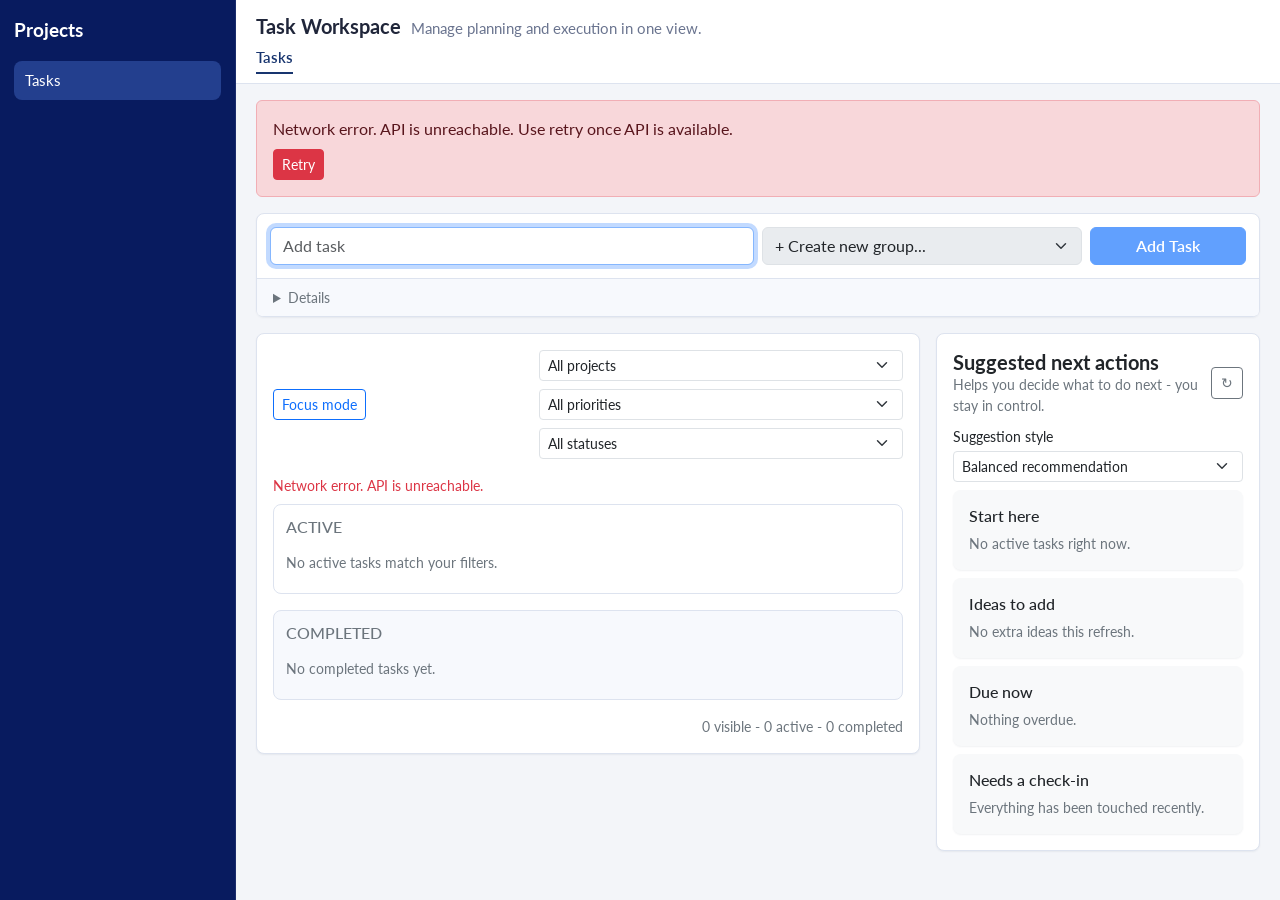
<file: index.html>
<!doctype html>
<html lang="en">
<head>
  <meta charset="UTF-8" />
  <meta name="viewport" content="width=device-width, initial-scale=1.0" />
  <title>Task Dashboard</title>
  <link rel="stylesheet" href="https://cdn.jsdelivr.net/npm/bootstrap@5.3.0/dist/css/bootstrap.min.css" />
  <link rel="preconnect" href="https://fonts.googleapis.com" />
  <link rel="preconnect" href="https://fonts.gstatic.com" crossorigin />
  <link href="https://fonts.googleapis.com/css2?family=Lato:wght@400;500;600;700;900&display=swap" rel="stylesheet" />
  <link rel="stylesheet" href="./Resources/styles/styles.css" />
</head>
<body>
  <div id="app"></div>
  <script src="https://cdn.jsdelivr.net/npm/bootstrap@5.3.0/dist/js/bootstrap.bundle.min.js"></script>
  <script src="./Resources/scripts/config.js"></script>
  <script src="./Resources/scripts/app.js"></script>
</body>
</html>
</file>
<file: Resources/styles/styles.css>
:root {
  --bg: #f3f5f9;
  --surface: #ffffff;
  --surface-soft: #f7f9fd;
  --border: #dde3ef;
  --text: #20263a;
  --muted: #6a748f;
  --accent: #2f5ea8;
  --accent-soft: #e6eefc;
  --danger: #b94a48;
  --success: #2f8a5c;
  --sidebar-bg: #081b5f;
  --sidebar-text: #c7d2ef;
  --sidebar-text-strong: #ffffff;
}

* {
  box-sizing: border-box;
}

html,
body {
  height: 100%;
}

body {
  margin: 0;
  font-family: "Lato", sans-serif;
  background: var(--bg);
  color: var(--text);
  overflow-y: auto;
}

h1,
h2,
h3,
h4,
h5,
h6,
.dashboard-title,
.task-title,
.ai-panel-title {
  font-family: "Lato", sans-serif;
}

#app {
  min-height: 100vh;
  overflow-y: auto;
}

.app-layout {
  display: grid;
  grid-template-columns: 236px 1fr;
  min-height: 100vh;
}

.project-sidebar {
  background: var(--sidebar-bg);
  color: var(--sidebar-text);
  padding: 1rem 0.9rem;
  border-right: 1px solid rgba(255, 255, 255, 0.08);
}

.sidebar-brand {
  color: var(--sidebar-text-strong);
  font-size: 1.2rem;
  font-weight: 700;
  margin-bottom: 1rem;
}

.sidebar-nav {
  display: flex;
  flex-direction: column;
  gap: 0.15rem;
}

.sidebar-link {
  color: var(--sidebar-text);
  text-decoration: none;
  padding: 0.5rem 0.65rem;
  border-radius: 8px;
  font-size: 0.95rem;
}

.sidebar-link:hover {
  color: var(--sidebar-text-strong);
  background: rgba(255, 255, 255, 0.08);
}

.sidebar-link.is-active {
  color: var(--sidebar-text-strong);
  background: rgba(86, 130, 230, 0.35);
}

.workspace-shell {
  display: flex;
  flex-direction: column;
  min-width: 0;
}

.workspace-topbar {
  background: #fff;
  border-bottom: 1px solid var(--border);
  padding: 0.85rem 1.25rem 0.55rem;
}

.workspace-topbar-title {
  display: flex;
  flex-wrap: wrap;
  align-items: baseline;
  gap: 0.65rem;
}

.dashboard-title {
  font-size: 1.25rem;
}

.dashboard-subtitle {
  font-size: 0.92rem;
}

.workspace-tabs {
  display: flex;
  align-items: center;
  gap: 1rem;
  margin-top: 0.45rem;
}

.workspace-tab {
  color: #4f5f82;
  font-size: 0.93rem;
  font-weight: 600;
  padding-bottom: 0.25rem;
  border-bottom: 2px solid transparent;
}

.workspace-tab.is-active {
  color: #18356f;
  border-bottom-color: #18356f;
}

.workspace-content {
  overflow: visible;
  padding: 1rem 1.25rem 1.25rem;
}

.dashboard-shell {
  max-width: 1240px;
  margin: 0 auto;
}

.dashboard-title {
  margin: 0;
  font-weight: 700;
}

.dashboard-subtitle {
  color: var(--muted);
}

.card {
  border: 1px solid var(--border);
  border-radius: 8px;
  box-shadow: 0 1px 2px rgba(19, 32, 62, 0.06) !important;
}

.quick-capture-card .card-body {
  padding: 0.8rem;
}

.quick-capture-card .card-footer {
  border-top: 1px solid var(--border);
  background: var(--surface-soft) !important;
}

.main-panel-card .card-body {
  padding: 1rem;
}

.task-group {
  border: 1px solid var(--border);
  border-radius: 8px;
  padding: 0.75rem;
  background: #fff;
}

.active-group {
  background: #fff;
}

.completed-group {
  background: var(--surface-soft);
}

.task-card {
  border: 1px solid var(--border);
  background: var(--surface);
  transition: border-color 0.15s ease, box-shadow 0.15s ease;
}

.task-card:hover {
  border-color: #c5d1e8;
  box-shadow: 0 3px 8px rgba(22, 39, 76, 0.06);
}

.task-card .card-body {
  padding: 0.85rem 0.95rem;
}

.active-task-card {
  border-left: 3px solid var(--accent);
}

.task-title {
  font-size: 1rem;
  font-weight: 700;
  color: var(--text);
}

.task-meta {
  color: var(--muted);
}

.badge {
  font-weight: 500;
  border-radius: 999px;
  padding: 0.32rem 0.55rem;
}

.project-badge,
.due-badge {
  background: #eef2f7;
  color: #485569;
}

.priority-badge {
  border: 1px solid transparent;
}

.priority-urgent {
  background: #fdecec;
  color: #8c2c2a;
  border-color: #f4c8c7;
}

.priority-high {
  background: #fff4e7;
  color: #924d00;
  border-color: #f3d7b0;
}

.priority-medium {
  background: #e9f1fb;
  color: #1f4f83;
  border-color: #c8dcf5;
}

.priority-low {
  background: #f1f4f7;
  color: #4d5d71;
  border-color: #d6dee8;
}

.status-badge {
  border: 1px solid transparent;
}

.status-todo {
  background: #eef2f7;
  color: #4c5c70;
  border-color: #d7e0eb;
}

.status-in-progress {
  background: #ecf4ff;
  color: #26548d;
  border-color: #cbdff8;
}

.status-done {
  background: #e8f7ee;
  color: #2f8a5c;
  border-color: #c8ebd7;
}

.completed-label {
  color: var(--success) !important;
  font-weight: 600;
}

.btn-primary {
  background: var(--accent);
  border-color: var(--accent);
  font-weight: 600;
}

.btn-primary:hover,
.btn-primary:focus {
  background: #345d8f;
  border-color: #345d8f;
}

.btn-outline-danger {
  color: #6a7280;
  border-color: #d4dce7;
}

.btn-outline-danger:hover,
.btn-outline-danger:focus {
  color: #fff;
  background: #6a7280;
  border-color: #6a7280;
}

.focus-mode-toggle[aria-pressed="true"] {
  background: var(--accent-soft);
  color: #244a7a;
  border-color: #c7daf2;
}

.ai-panel-title {
  font-weight: 700;
}

.ai-suggestion-item {
  border-radius: 8px;
  cursor: pointer;
  transition: background-color 0.15s ease;
}

.ai-suggestion-item:hover,
.ai-suggestion-item:focus-visible {
  background: #eef3f9 !important;
}

.js-icon-btn {
  min-width: 2rem;
  min-height: 2rem;
  display: inline-flex;
  align-items: center;
  justify-content: center;
}

@media (max-width: 991.98px) {
  body {
    overflow: auto;
  }

  #app {
    min-height: auto;
    overflow: visible;
  }

  .app-layout {
    grid-template-columns: 1fr;
    min-height: auto;
  }

  .project-sidebar {
    display: none;
  }

  .workspace-content {
    overflow: visible;
    padding: 0.8rem;
  }

  .dashboard-sidebar {
    margin-top: 0.25rem;
  }
}
</file>
